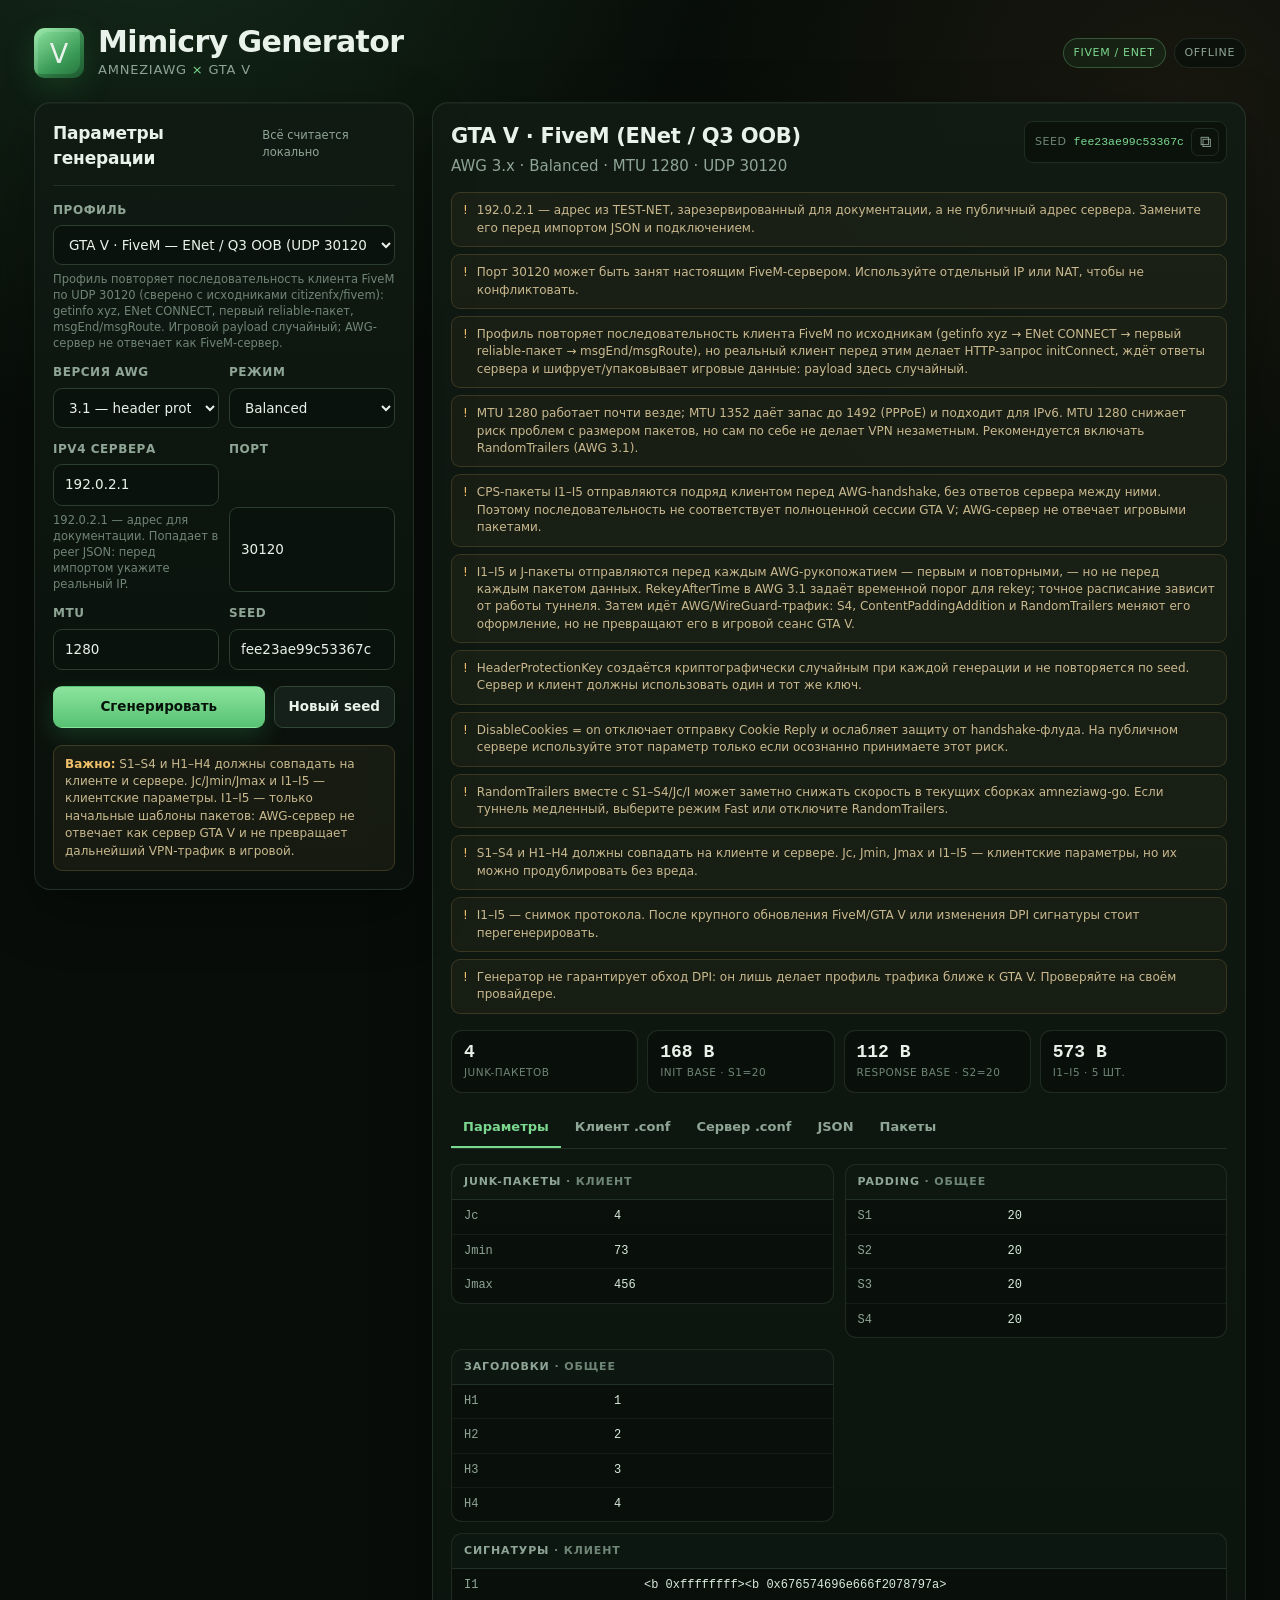
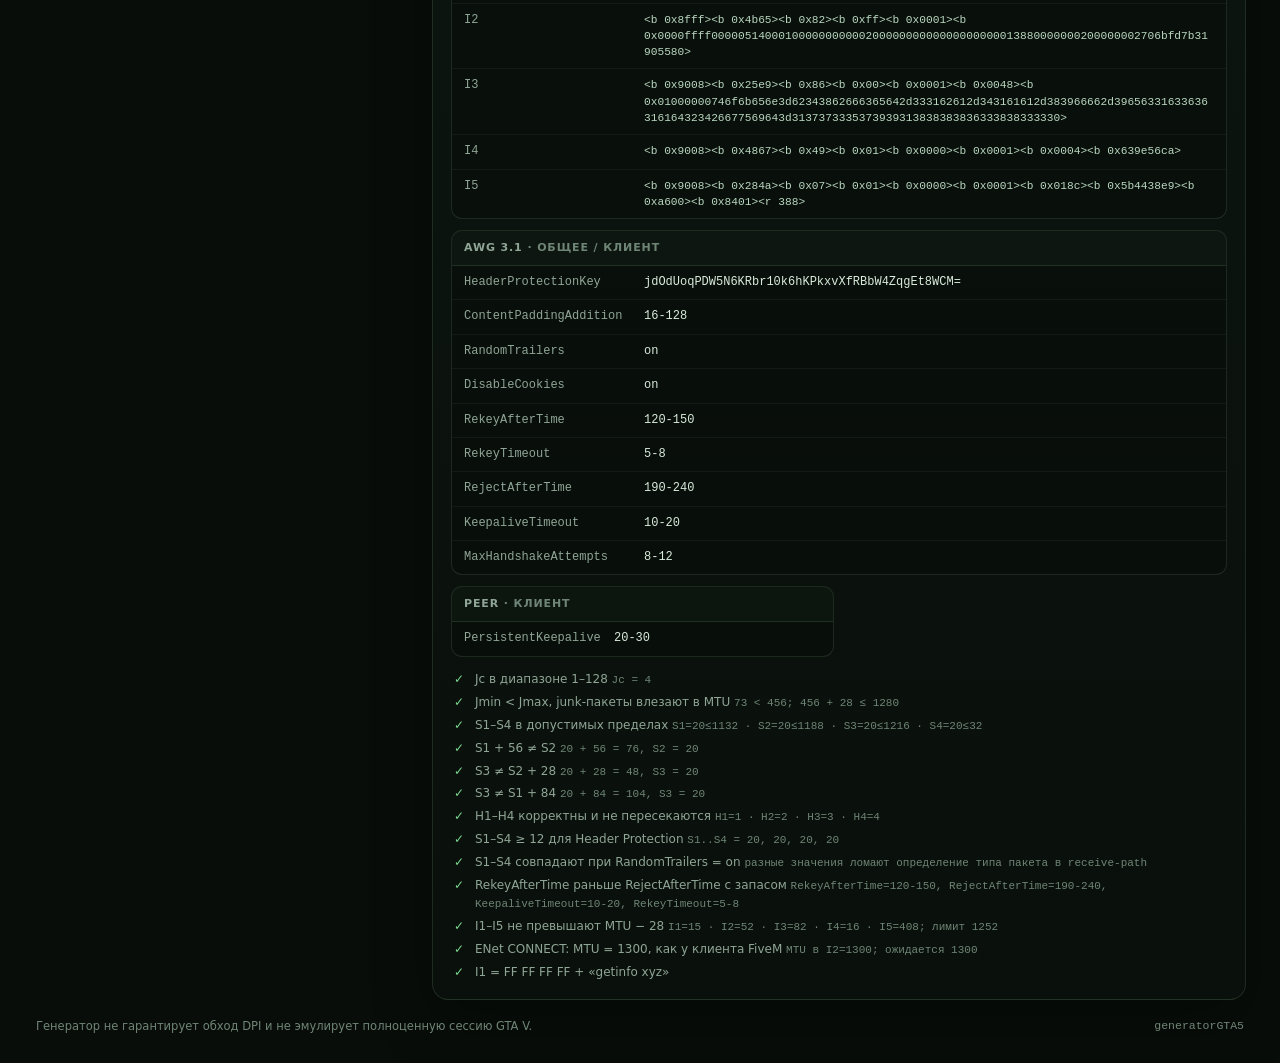
<file: generatorGTA5/index.html>
<!doctype html>
<html lang="ru">
<head>
  <meta charset="utf-8">
  <meta name="viewport" content="width=device-width, initial-scale=1">
  <title>Mimicry Generator — AmneziaWG × GTA V</title>
  <meta name="description" content="Локальный генератор параметров маскировки AmneziaWG под трафик GTA V: FiveM (ENet / Q3 OOB) и GTA Online.">
  <link rel="stylesheet" href="styles.css">
</head>
<body>
  <div class="page">
    <header class="topbar">
      <div class="brand">
        <div class="logo" aria-hidden="true">V</div>
        <div class="brand-text">
          <h1>Mimicry Generator</h1>
          <p>AmneziaWG <span>×</span> GTA V</p>
        </div>
      </div>
      <div class="top-badges">
        <span class="badge badge-green">FiveM / ENet</span>
        <span class="badge">offline</span>
      </div>
    </header>

    <main class="layout">
      <aside class="panel controls">
        <div class="panel-head">
          <h2>Параметры генерации</h2>
          <span class="muted small">Всё считается локально</span>
        </div>

        <div class="form">
          <label class="field">
            <span>Профиль</span>
            <select id="profile">
              <option value="fivem" selected>GTA V · FiveM — ENet / Q3 OOB (UDP 30120)</option>
              <option value="gtao">GTA Online — только размеры пакетов (UDP 6672), слабая имитация</option>
            </select>
            <small id="profileHint"></small>
          </label>

          <div class="grid2">
            <label class="field">
              <span>Версия AWG</span>
              <select id="version">
                <option value="3" selected>3.1 — header protection</option>
                <option value="2">2.0 — динамические H</option>
              </select>
            </label>
            <label class="field">
              <span>Режим</span>
              <select id="mode">
                <option value="balanced" selected>Balanced</option>
                <option value="stealth">Stealth</option>
                <option value="fast">Fast</option>
              </select>
            </label>
          </div>

          <div class="grid2">
            <label class="field">
              <span>IPv4 сервера</span>
              <input id="serverIp" value="192.0.2.1" spellcheck="false" autocomplete="off">
              <small>192.0.2.1 — адрес для документации. Попадает в peer JSON: перед импортом укажите реальный IP.</small>
            </label>
            <label class="field">
              <span>Порт</span>
              <input id="serverPort" type="number" min="1" max="65535" value="30120">
            </label>
          </div>

          <div class="grid2">
            <label class="field">
              <span>MTU</span>
              <input id="mtu" type="number" min="576" max="1500" value="1280">
            </label>
            <label class="field">
              <span>Seed</span>
              <input id="seed" placeholder="пусто — случайный" spellcheck="false" autocomplete="off">
            </label>
          </div>

          <div class="btns">
            <button id="generate" class="btn btn-primary" type="button">Сгенерировать</button>
            <button id="newSeed" class="btn" type="button">Новый seed</button>
          </div>

          <div class="note">
            <b>Важно:</b> S1–S4 и H1–H4 должны совпадать на клиенте и сервере.
            Jc/Jmin/Jmax и I1–I5 — клиентские параметры. I1–I5 —
            только начальные шаблоны пакетов: AWG-сервер не отвечает как
            сервер GTA V и не превращает дальнейший VPN-трафик в игровой.
          </div>
        </div>
      </aside>

      <section class="panel results" id="results" aria-live="polite">
        <div id="empty" class="empty">
          <div class="empty-icon">⛏</div>
          <h2>Готов к генерации</h2>
          <p>Выберите профиль и нажмите «Сгенерировать». Параметры появятся здесь вместе с готовыми конфигами.</p>
        </div>

        <div id="output" hidden>
          <div class="result-head">
            <div>
              <h2 id="outTitle">GTA V · FiveM (ENet / Q3 OOB)</h2>
              <p id="outSub" class="muted"></p>
            </div>
            <div class="seed-chip">
              <span>seed</span>
              <code id="seedOut"></code>
              <button class="iconbtn" id="copySeed" type="button" title="Скопировать seed">⧉</button>
            </div>
          </div>

          <div id="warnings" class="warnings"></div>

          <div id="stats" class="stats"></div>

          <div class="tabs" role="tablist" aria-label="Результат">
            <button class="tab active" data-tab="params" role="tab" aria-selected="true">Параметры</button>
            <button class="tab" data-tab="client" role="tab" aria-selected="false">Клиент .conf</button>
            <button class="tab" data-tab="server" role="tab" aria-selected="false">Сервер .conf</button>
            <button class="tab" data-tab="json" role="tab" aria-selected="false">JSON</button>
            <button class="tab" data-tab="packets" role="tab" aria-selected="false">Пакеты</button>
          </div>

          <div class="tabpane active" id="pane-params" role="tabpanel">
            <div id="params"></div>
            <div id="checks" class="checks"></div>
          </div>

          <div class="tabpane" id="pane-client" role="tabpanel">
            <div class="tabbar">
              <span class="muted small">awg-quick / AmneziaWG client</span>
              <div>
                <button class="btn btn-sm" data-copy="client" type="button">Копировать</button>
                <button class="btn btn-sm" data-download="client" type="button">Скачать</button>
              </div>
            </div>
            <pre id="clientPre"></pre>
          </div>

          <div class="tabpane" id="pane-server" role="tabpanel">
            <div class="tabbar">
              <span class="muted small">awg-quick / AmneziaWG server</span>
              <div>
                <button class="btn btn-sm" data-copy="server" type="button">Копировать</button>
                <button class="btn btn-sm" data-download="server" type="button">Скачать</button>
              </div>
            </div>
            <pre id="serverPre"></pre>
          </div>

          <div class="tabpane" id="pane-json" role="tabpanel">
            <div class="tabbar">
              <span class="muted small">JSON endpoint awg — для импорта в панель</span>
              <div>
                <button class="btn btn-sm" data-copy="json" type="button">Копировать</button>
                <button class="btn btn-sm" data-download="json" type="button">Скачать</button>
              </div>
            </div>
            <pre id="jsonPre"></pre>
            <p class="muted small" style="margin:9px 0 0">Шаблон для вставки в «Импорт» панели: замените &lt;PRIVATE_KEY&gt;, &lt;SERVER_PUBLIC_KEY&gt; и &lt;PRESHARED_KEY&gt;. Адрес пира берётся из поля «IPv4 сервера» — значение 192.0.2.1 зарезервировано для документации, укажите реальный IP. Порт берётся из поля «Порт». PersistentKeepalive панель подставит сама (25) — так шаблон совместим и со старыми сборками панели; при необходимости задайте значение в панели вручную (число или диапазон).</p>
          </div>

          <div class="tabpane" id="pane-packets" role="tabpanel">
            <div id="packets"></div>
          </div>

        </div>
      </section>
    </main>

    <footer class="footer">
      <span>Генератор не гарантирует обход DPI и не эмулирует полноценную сессию GTA V.</span>
      <span class="mono">generatorGTA5</span>
    </footer>
  </div>

  <div id="toast" class="toast" role="status" aria-live="polite" hidden></div>
  <script src="app.js"></script>
</body>
</html>
</file>
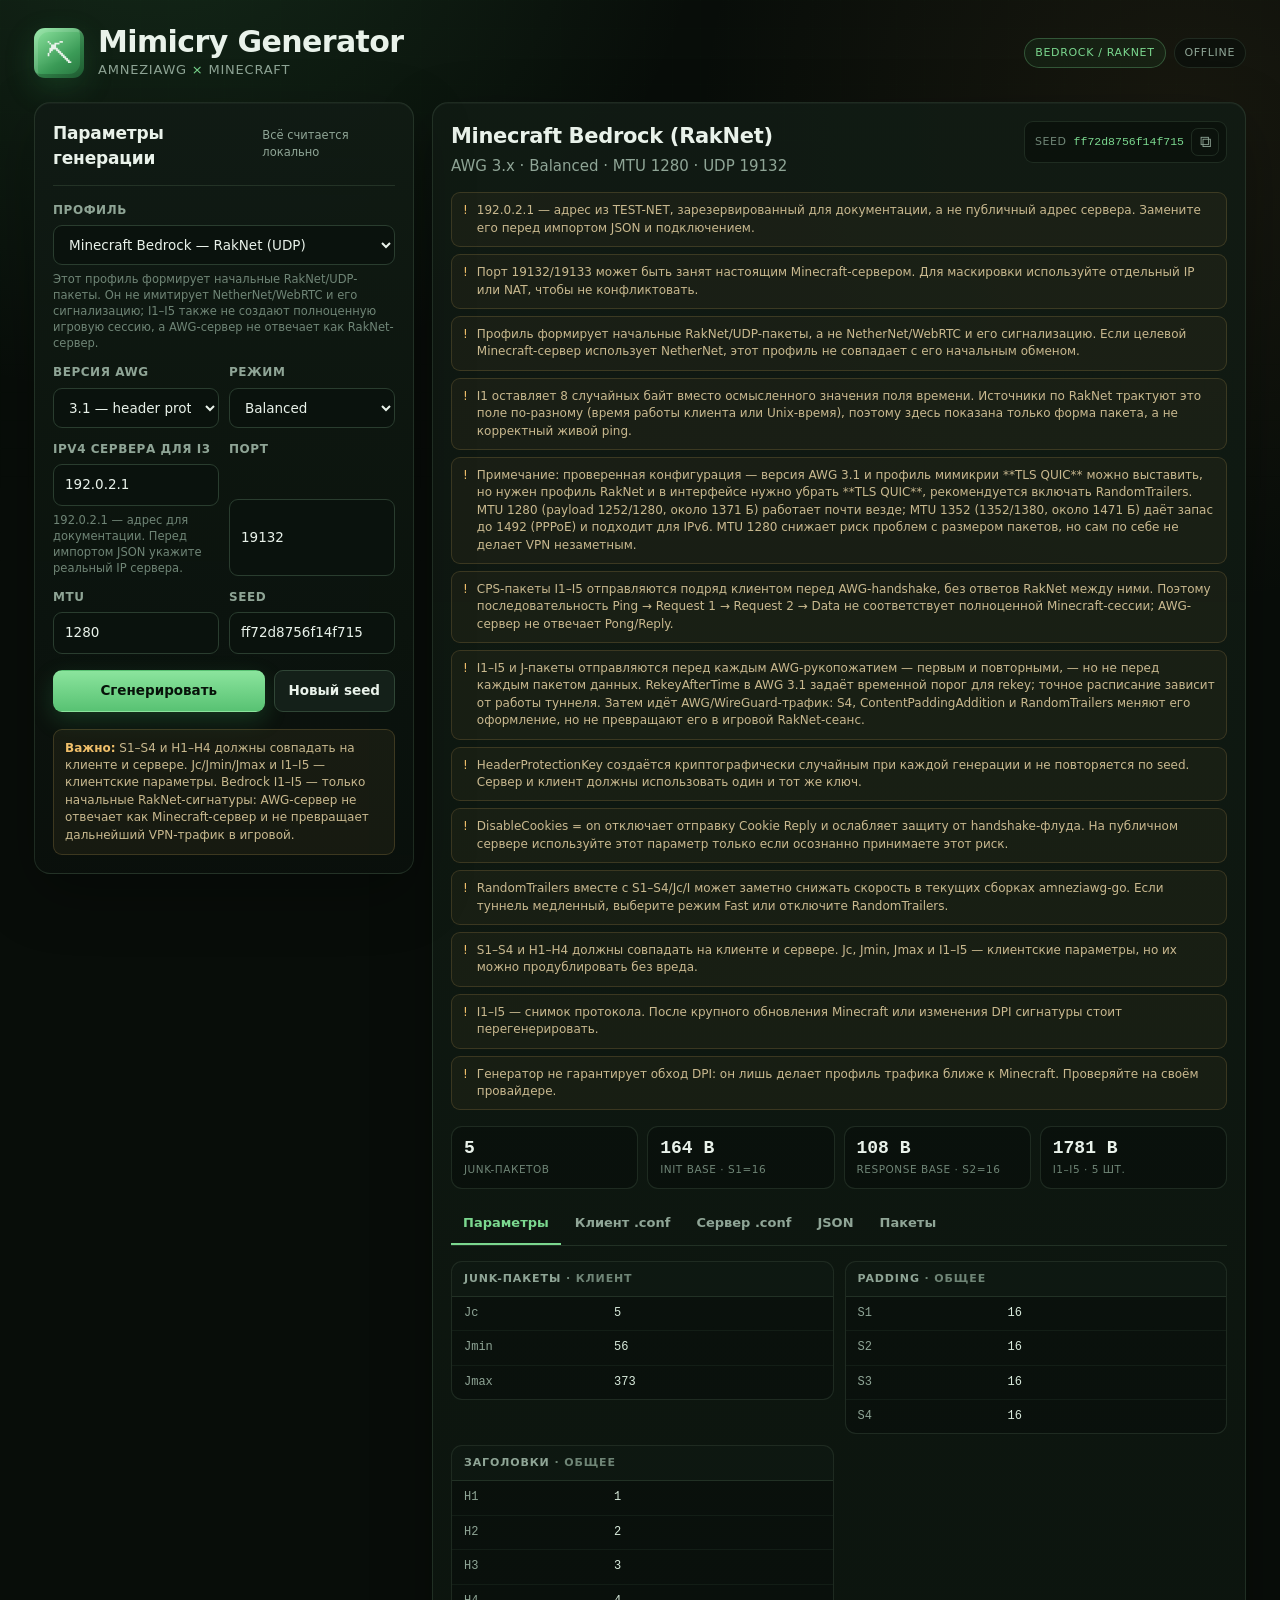
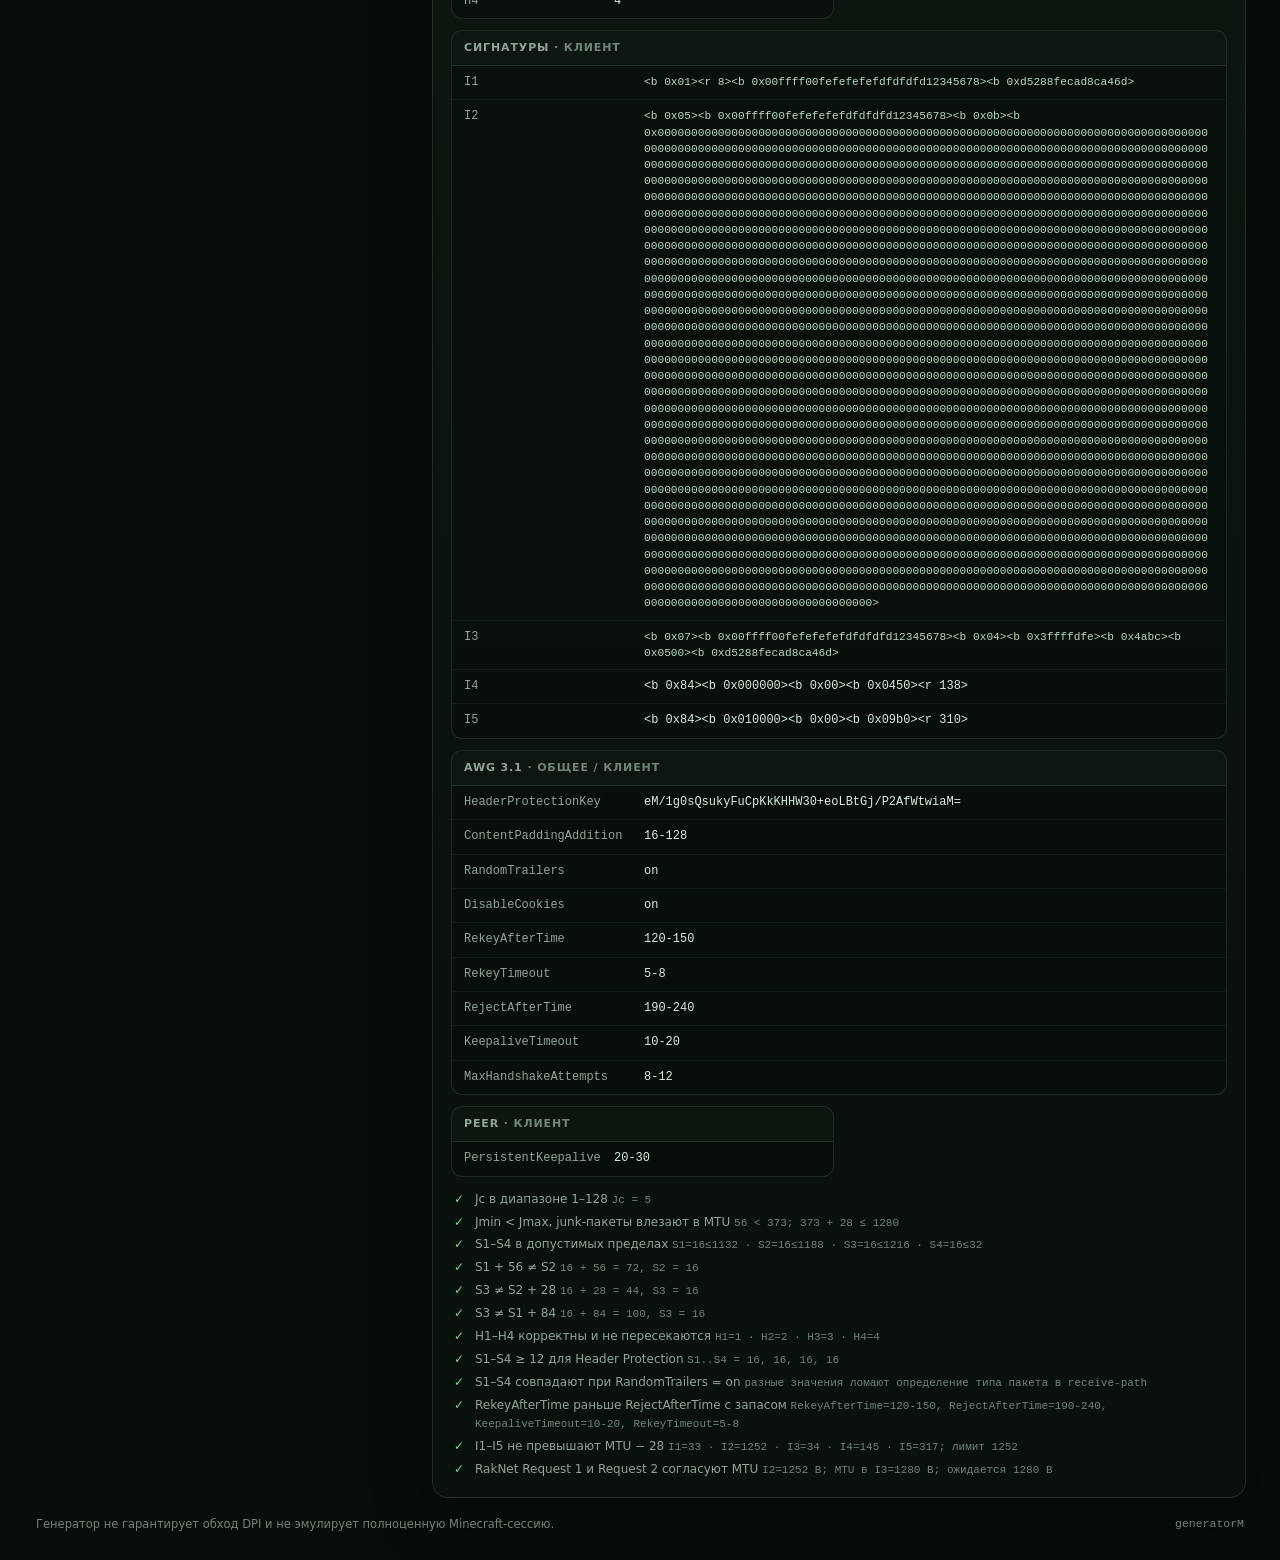
<file: generatorM/index.html>
<!doctype html>
<html lang="ru">
<head>
  <meta charset="utf-8">
  <meta name="viewport" content="width=device-width, initial-scale=1">
  <title>Mimicry Generator — AmneziaWG × Minecraft</title>
  <meta name="description" content="Локальный генератор параметров маскировки AmneziaWG под трафик Minecraft Bedrock (RakNet) и Minecraft Java.">
  <link rel="stylesheet" href="styles.css">
</head>
<body>
  <div class="page">
    <header class="topbar">
      <div class="brand">
        <div class="logo" aria-hidden="true">⛏</div>
        <div class="brand-text">
          <h1>Mimicry Generator</h1>
          <p>AmneziaWG <span>×</span> Minecraft</p>
        </div>
      </div>
      <div class="top-badges">
        <span class="badge badge-green">Bedrock / RakNet</span>
        <span class="badge">offline</span>
      </div>
    </header>

    <main class="layout">
      <aside class="panel controls">
        <div class="panel-head">
          <h2>Параметры генерации</h2>
          <span class="muted small">Всё считается локально</span>
        </div>

        <div class="form">
          <label class="field">
            <span>Профиль</span>
            <select id="profile">
              <option value="bedrock" selected>Minecraft Bedrock — RakNet (UDP)</option>
              <option value="java">Minecraft Java — поверхностно (TCP), экспериментально</option>
            </select>
            <small id="profileHint"></small>
          </label>

          <div class="grid2">
            <label class="field">
              <span>Версия AWG</span>
              <select id="version">
                <option value="3" selected>3.1 — header protection</option>
                <option value="2">2.0 — динамические H</option>
              </select>
            </label>
            <label class="field">
              <span>Режим</span>
              <select id="mode">
                <option value="balanced" selected>Balanced</option>
                <option value="stealth">Stealth</option>
                <option value="fast">Fast</option>
              </select>
            </label>
          </div>

          <div class="grid2">
            <label class="field">
              <span>IPv4 сервера для I3</span>
              <input id="serverIp" value="192.0.2.1" spellcheck="false" autocomplete="off">
              <small>192.0.2.1 — адрес для документации. Перед импортом JSON укажите реальный IP сервера.</small>
            </label>
            <label class="field">
              <span>Порт</span>
              <input id="serverPort" type="number" min="1" max="65535" value="19132">
            </label>
          </div>

          <div class="grid2">
            <label class="field">
              <span>MTU</span>
              <input id="mtu" type="number" min="576" max="1500" value="1280">
            </label>
            <label class="field">
              <span>Seed</span>
              <input id="seed" placeholder="пусто — случайный" spellcheck="false" autocomplete="off">
            </label>
          </div>

          <div class="btns">
            <button id="generate" class="btn btn-primary" type="button">Сгенерировать</button>
            <button id="newSeed" class="btn" type="button">Новый seed</button>
          </div>

          <div class="note">
            <b>Важно:</b> S1–S4 и H1–H4 должны совпадать на клиенте и сервере.
            Jc/Jmin/Jmax и I1–I5 — клиентские параметры. Bedrock I1–I5 —
            только начальные RakNet-сигнатуры: AWG-сервер не отвечает как
            Minecraft-сервер и не превращает дальнейший VPN-трафик в игровой.
          </div>
        </div>
      </aside>

      <section class="panel results" id="results" aria-live="polite">
        <div id="empty" class="empty">
          <div class="empty-icon">⛏</div>
          <h2>Готов к генерации</h2>
          <p>Выберите профиль и нажмите «Сгенерировать». Параметры появятся здесь вместе с готовыми конфигами.</p>
        </div>

        <div id="output" hidden>
          <div class="result-head">
            <div>
              <h2 id="outTitle">Minecraft Bedrock (RakNet)</h2>
              <p id="outSub" class="muted"></p>
            </div>
            <div class="seed-chip">
              <span>seed</span>
              <code id="seedOut"></code>
              <button class="iconbtn" id="copySeed" type="button" title="Скопировать seed">⧉</button>
            </div>
          </div>

          <div id="warnings" class="warnings"></div>

          <div id="stats" class="stats"></div>

          <div class="tabs" role="tablist" aria-label="Результат">
            <button class="tab active" data-tab="params" role="tab" aria-selected="true">Параметры</button>
            <button class="tab" data-tab="client" role="tab" aria-selected="false">Клиент .conf</button>
            <button class="tab" data-tab="server" role="tab" aria-selected="false">Сервер .conf</button>
            <button class="tab" data-tab="json" role="tab" aria-selected="false">JSON</button>
            <button class="tab" data-tab="packets" role="tab" aria-selected="false">Пакеты</button>
          </div>

          <div class="tabpane active" id="pane-params" role="tabpanel">
            <div id="params"></div>
            <div id="checks" class="checks"></div>
          </div>

          <div class="tabpane" id="pane-client" role="tabpanel">
            <div class="tabbar">
              <span class="muted small">awg-quick / AmneziaWG client</span>
              <div>
                <button class="btn btn-sm" data-copy="client" type="button">Копировать</button>
                <button class="btn btn-sm" data-download="client" type="button">Скачать</button>
              </div>
            </div>
            <pre id="clientPre"></pre>
          </div>

          <div class="tabpane" id="pane-server" role="tabpanel">
            <div class="tabbar">
              <span class="muted small">awg-quick / AmneziaWG server</span>
              <div>
                <button class="btn btn-sm" data-copy="server" type="button">Копировать</button>
                <button class="btn btn-sm" data-download="server" type="button">Скачать</button>
              </div>
            </div>
            <pre id="serverPre"></pre>
          </div>

          <div class="tabpane" id="pane-json" role="tabpanel">
            <div class="tabbar">
              <span class="muted small">JSON endpoint awg — для импорта в панель</span>
              <div>
                <button class="btn btn-sm" data-copy="json" type="button">Копировать</button>
                <button class="btn btn-sm" data-download="json" type="button">Скачать</button>
              </div>
            </div>
            <pre id="jsonPre"></pre>
            <p class="muted small" style="margin:9px 0 0">Шаблон для вставки в «Импорт» панели: замените &lt;PRIVATE_KEY&gt;, &lt;SERVER_PUBLIC_KEY&gt; и &lt;PRESHARED_KEY&gt;. Адрес пира берётся из поля «IPv4 сервера для I3» — значение 192.0.2.1 зарезервировано для документации, укажите реальный IP. Порт берётся из поля «Порт». PersistentKeepalive панель подставит сама (25) — так шаблон совместим и со старыми сборками панели; при необходимости задайте значение в панели вручную (число или диапазон).</p>
          </div>

          <div class="tabpane" id="pane-packets" role="tabpanel">
            <div id="packets"></div>
          </div>

        </div>
      </section>
    </main>

    <footer class="footer">
      <span>Генератор не гарантирует обход DPI и не эмулирует полноценную Minecraft-сессию.</span>
      <span class="mono">generatorM</span>
    </footer>
  </div>

  <div id="toast" class="toast" role="status" aria-live="polite" hidden></div>
  <script src="app.js"></script>
</body>
</html>
</file>
<file: generatorGTA5/styles.css>
:root {
  --bg: #080d09;
  --bg2: #0c130e;
  --panel: rgba(17, 27, 20, 0.94);
  --panel2: rgba(10, 17, 12, 0.86);
  --line: rgba(145, 196, 157, 0.15);
  --line-strong: rgba(123, 216, 143, 0.32);
  --ink: #e9f2ea;
  --muted: #8fa596;
  --muted2: #6f8576;
  --green: #7bd88f;
  --green2: #45b765;
  --green-dark: #123f22;
  --amber: #f0bf6a;
  --red: #f08a7d;
  --mono: "Cascadia Code", "JetBrains Mono", "SFMono-Regular", Consolas, "Liberation Mono", monospace;
  --sans: "Segoe UI", system-ui, -apple-system, BlinkMacSystemFont, "Helvetica Neue", Arial, sans-serif;
  --radius: 16px;
}

* {
  box-sizing: border-box;
}

[hidden] {
  display: none !important;
}

html {
  color-scheme: dark;
}

body {
  margin: 0;
  min-height: 100vh;
  color: var(--ink);
  background:
    radial-gradient(circle at 12% -5%, rgba(78, 179, 104, 0.18), transparent 35rem),
    radial-gradient(circle at 92% 4%, rgba(130, 94, 53, 0.13), transparent 30rem),
    var(--bg);
  font-family: var(--sans);
  font-size: 15px;
  line-height: 1.45;
}

body::before {
  content: "";
  position: fixed;
  inset: 0;
  z-index: -1;
  pointer-events: none;
  opacity: 0.35;
  background-image:
    linear-gradient(rgba(123, 216, 143, 0.035) 1px, transparent 1px),
    linear-gradient(90deg, rgba(123, 216, 143, 0.035) 1px, transparent 1px);
  background-size: 28px 28px;
  mask-image: linear-gradient(to bottom, black, transparent 75%);
}

.page {
  width: min(1480px, 100%);
  margin: 0 auto;
  padding: 26px clamp(14px, 3vw, 34px) 28px;
}

.topbar {
  display: flex;
  align-items: center;
  justify-content: space-between;
  gap: 18px;
  margin-bottom: 22px;
}

.brand {
  display: flex;
  align-items: center;
  gap: 14px;
  min-width: 0;
}

.logo {
  width: 50px;
  height: 50px;
  flex: 0 0 auto;
  display: grid;
  place-items: center;
  border-radius: 11px;
  font-size: 27px;
  line-height: 1;
  background: linear-gradient(145deg, #8fe6a1, #3b9b57 62%, #26723d);
  box-shadow:
    inset -4px -4px 0 rgba(0, 0, 0, 0.2),
    inset 4px 4px 0 rgba(255, 255, 255, 0.12),
    0 10px 30px rgba(50, 153, 80, 0.22);
}

.brand-text h1 {
  margin: 0;
  font-size: clamp(22px, 3vw, 30px);
  letter-spacing: -0.02em;
  line-height: 1.08;
}

.brand-text p {
  margin: 3px 0 0;
  color: var(--muted);
  font-size: 13px;
  letter-spacing: 0.06em;
  text-transform: uppercase;
}

.brand-text p span {
  color: var(--green);
}

.top-badges {
  display: flex;
  gap: 8px;
  flex-wrap: wrap;
  justify-content: flex-end;
}

.badge {
  display: inline-flex;
  align-items: center;
  gap: 6px;
  padding: 6px 10px;
  border: 1px solid var(--line);
  border-radius: 999px;
  color: var(--muted);
  background: rgba(10, 17, 12, 0.7);
  font-size: 11px;
  letter-spacing: 0.06em;
  text-transform: uppercase;
  white-space: nowrap;
}

.badge-green {
  border-color: rgba(123, 216, 143, 0.3);
  color: var(--green);
  background: rgba(45, 122, 66, 0.12);
}

.layout {
  display: grid;
  grid-template-columns: minmax(300px, 380px) minmax(0, 1fr);
  gap: 18px;
  align-items: start;
}

.panel {
  border: 1px solid var(--line);
  border-radius: var(--radius);
  background: linear-gradient(180deg, var(--panel), var(--panel2));
  box-shadow:
    0 20px 60px rgba(0, 0, 0, 0.28),
    inset 0 1px 0 rgba(255, 255, 255, 0.035);
}

.controls {
  padding: 18px;
  position: sticky;
  top: 18px;
}

.panel-head {
  display: flex;
  align-items: baseline;
  justify-content: space-between;
  gap: 12px;
  padding-bottom: 14px;
  border-bottom: 1px solid var(--line);
  margin-bottom: 16px;
}

.panel-head h2 {
  margin: 0;
  font-size: 17px;
  letter-spacing: -0.01em;
}

.form {
  display: grid;
  gap: 13px;
}

.field {
  display: grid;
  gap: 6px;
  min-width: 0;
}

.field > span {
  color: var(--muted);
  font-size: 12px;
  font-weight: 600;
  letter-spacing: 0.045em;
  text-transform: uppercase;
}

.field small {
  color: var(--muted2);
  font-size: 11.5px;
  line-height: 1.4;
}

.grid2 {
  display: grid;
  grid-template-columns: 1fr 1fr;
  gap: 10px;
}

input,
select {
  width: 100%;
  min-width: 0;
  padding: 10px 11px;
  border: 1px solid #2a3d2f;
  border-radius: 9px;
  color: var(--ink);
  background: #0a120d;
  font: inherit;
  font-size: 13.5px;
  outline: none;
  transition: border-color 0.15s, box-shadow 0.15s, background 0.15s;
}

input:hover,
select:hover {
  border-color: #3b5643;
}

input:focus,
select:focus {
  border-color: var(--green2);
  box-shadow: 0 0 0 3px rgba(69, 183, 101, 0.14);
  background: #0b150f;
}

input::placeholder {
  color: #596b5e;
}

.btns {
  display: flex;
  gap: 9px;
  margin-top: 3px;
}

.btn {
  appearance: none;
  border: 1px solid #304636;
  border-radius: 9px;
  padding: 10px 14px;
  color: var(--ink);
  background: #142019;
  font: inherit;
  font-size: 13.5px;
  font-weight: 600;
  cursor: pointer;
  transition: transform 0.08s, border-color 0.15s, background 0.15s, color 0.15s;
}

.btn:hover {
  border-color: #4f7458;
  background: #19281f;
}

.btn:active {
  transform: translateY(1px);
}

.btn-primary {
  flex: 1;
  border-color: transparent;
  color: #07130a;
  background: linear-gradient(180deg, #8be49d, #58c273);
  box-shadow: 0 8px 22px rgba(67, 179, 96, 0.22);
}

.btn-primary:hover {
  border-color: transparent;
  background: linear-gradient(180deg, #9cf0ad, #64ce7e);
}

.btn-sm {
  padding: 6px 10px;
  font-size: 12px;
  border-radius: 7px;
}

.iconbtn {
  display: grid;
  place-items: center;
  width: 28px;
  height: 28px;
  padding: 0;
  border: 1px solid var(--line);
  border-radius: 7px;
  background: transparent;
  color: var(--muted);
  cursor: pointer;
  font-size: 16px;
}

.iconbtn:hover {
  color: var(--green);
  border-color: var(--line-strong);
}

.note {
  margin-top: 4px;
  padding: 10px 11px;
  border: 1px solid rgba(240, 191, 106, 0.18);
  border-radius: 9px;
  background: rgba(240, 191, 106, 0.055);
  color: #c9b98f;
  font-size: 12px;
  line-height: 1.45;
}

.note b {
  color: var(--amber);
}

.results {
  min-height: 520px;
  padding: 18px;
}

.empty {
  min-height: 480px;
  display: grid;
  place-content: center;
  justify-items: center;
  text-align: center;
  padding: 40px;
}

.empty-icon {
  display: grid;
  place-items: center;
  width: 68px;
  height: 68px;
  margin-bottom: 14px;
  border: 1px dashed rgba(123, 216, 143, 0.28);
  border-radius: 18px;
  color: var(--green);
  font-size: 32px;
  background: rgba(123, 216, 143, 0.035);
}

.empty h2 {
  margin: 0 0 7px;
  font-size: 21px;
}

.empty p {
  max-width: 420px;
  margin: 0;
  color: var(--muted);
}

.result-head {
  display: flex;
  align-items: flex-start;
  justify-content: space-between;
  gap: 14px;
  margin-bottom: 15px;
}

.result-head h2 {
  margin: 0;
  font-size: 21px;
  letter-spacing: -0.015em;
}

.result-head p {
  margin: 4px 0 0;
}

.seed-chip {
  display: flex;
  align-items: center;
  gap: 7px;
  flex: 0 0 auto;
  padding: 6px 7px 6px 10px;
  border: 1px solid var(--line);
  border-radius: 9px;
  background: rgba(8, 13, 9, 0.55);
  color: var(--muted2);
  font-size: 11px;
  text-transform: uppercase;
  letter-spacing: 0.05em;
}

.seed-chip code {
  max-width: 150px;
  overflow: hidden;
  text-overflow: ellipsis;
  color: var(--green);
  font-family: var(--mono);
  font-size: 11.5px;
  letter-spacing: 0;
  text-transform: none;
}

.stats {
  display: grid;
  grid-template-columns: repeat(4, minmax(0, 1fr));
  gap: 9px;
  margin-bottom: 16px;
}

.stat {
  padding: 11px 12px;
  border: 1px solid var(--line);
  border-radius: 11px;
  background: rgba(8, 14, 10, 0.48);
}

.stat b {
  display: block;
  color: var(--ink);
  font-family: var(--mono);
  font-size: 18px;
  line-height: 1.2;
  overflow: hidden;
  text-overflow: ellipsis;
}

.stat span {
  display: block;
  margin-top: 2px;
  color: var(--muted2);
  font-size: 10.5px;
  letter-spacing: 0.05em;
  text-transform: uppercase;
}

.tabs {
  display: flex;
  gap: 2px;
  border-bottom: 1px solid var(--line);
  overflow-x: auto;
  scrollbar-width: none;
}

.tabs::-webkit-scrollbar {
  display: none;
}

.tab {
  appearance: none;
  flex: 0 0 auto;
  padding: 9px 12px 10px;
  border: 0;
  border-bottom: 2px solid transparent;
  color: var(--muted);
  background: transparent;
  font: inherit;
  font-size: 13px;
  font-weight: 600;
  cursor: pointer;
  white-space: nowrap;
}

.tab:hover {
  color: var(--ink);
}

.tab.active {
  color: var(--green);
  border-bottom-color: var(--green);
}

.tabpane {
  display: none;
  padding-top: 15px;
}

.tabpane.active {
  display: block;
}

.tabbar {
  display: flex;
  align-items: center;
  justify-content: space-between;
  gap: 12px;
  margin-bottom: 9px;
}

.tabbar > div {
  display: flex;
  gap: 7px;
}

pre {
  margin: 0;
  padding: 14px;
  max-height: 500px;
  overflow: auto;
  border: 1px solid var(--line);
  border-radius: 11px;
  background: #070c08;
  color: #cfe3d2;
  font-family: var(--mono);
  font-size: 12.2px;
  line-height: 1.55;
  white-space: pre-wrap;
  overflow-wrap: anywhere;
  tab-size: 2;
}

.params-grid {
  display: grid;
  grid-template-columns: repeat(auto-fit, minmax(300px, 1fr));
  gap: 11px;
  align-items: start;
}

.param-group {
  border: 1px solid var(--line);
  border-radius: 11px;
  background: rgba(8, 14, 10, 0.42);
  overflow: hidden;
}

.param-group.wide {
  grid-column: 1 / -1;
}

.param-group.wide .kv {
  grid-template-columns: 170px minmax(0, 1fr);
}

.param-group h3 {
  margin: 0;
  padding: 9px 12px;
  border-bottom: 1px solid var(--line);
  color: var(--muted);
  background: rgba(123, 216, 143, 0.035);
  font-size: 11px;
  letter-spacing: 0.08em;
  text-transform: uppercase;
}

.kv {
  display: grid;
  grid-template-columns: minmax(96px, 140px) minmax(0, 1fr);
  gap: 10px;
  padding: 8px 12px;
  border-bottom: 1px solid rgba(145, 196, 157, 0.07);
  font-size: 12.5px;
}

.kv:last-child {
  border-bottom: 0;
}

.kv > span {
  min-width: 0;
  color: var(--muted);
  font-family: var(--mono);
  font-size: 12px;
  overflow-wrap: anywhere;
}

.kv > code {
  color: #d9ebdc;
  font-family: var(--mono);
  font-size: 12px;
  overflow-wrap: anywhere;
}

.kv > code.long {
  color: #b9d7bf;
  font-size: 11.2px;
}

.checks {
  display: grid;
  gap: 5px;
  margin-top: 14px;
}

.check {
  display: flex;
  gap: 8px;
  align-items: flex-start;
  color: var(--muted);
  font-size: 12px;
}

.check .mark {
  flex: 0 0 auto;
  width: 16px;
  color: var(--green);
  font-weight: 700;
  text-align: center;
}

.check.bad .mark {
  color: var(--red);
}

.check.bad {
  color: var(--red);
}

.check .detail {
  color: var(--muted2);
  font-family: var(--mono);
  font-size: 11px;
}

.warnings {
  display: grid;
  gap: 7px;
  margin-bottom: 16px;
}

.warnings:empty {
  display: none;
}

.warning {
  display: flex;
  gap: 9px;
  padding: 9px 11px;
  border: 1px solid rgba(240, 191, 106, 0.16);
  border-radius: 9px;
  color: #c9b98f;
  background: rgba(240, 191, 106, 0.045);
  font-size: 12px;
  line-height: 1.45;
}

.warning .mark {
  flex: 0 0 auto;
  color: var(--amber);
}

.packet-list {
  display: grid;
  gap: 7px;
  margin-top: 4px;
}

.packet {
  display: grid;
  grid-template-columns: 44px minmax(0, 1fr) 74px;
  gap: 10px;
  align-items: center;
  padding: 9px 11px;
  border: 1px solid var(--line);
  border-radius: 9px;
  background: rgba(8, 14, 10, 0.42);
  font-size: 12px;
}

.packet .tag {
  color: var(--green);
  font-family: var(--mono);
  font-weight: 700;
}

.packet .desc {
  color: var(--muted);
}

.packet .size {
  color: var(--ink);
  font-family: var(--mono);
  text-align: right;
}

.packet code {
  display: block;
  margin-top: 3px;
  color: #a9c6af;
  font-family: var(--mono);
  font-size: 10.6px;
  overflow-wrap: anywhere;
}

.bars {
  display: grid;
  gap: 9px;
  margin-top: 13px;
  padding: 13px;
  border: 1px solid var(--line);
  border-radius: 11px;
  background: rgba(8, 14, 10, 0.42);
}

.bars h3 {
  margin: 0 0 2px;
  color: var(--muted);
  font-size: 11px;
  letter-spacing: 0.08em;
  text-transform: uppercase;
}

.bar-row {
  display: grid;
  grid-template-columns: 58px minmax(0, 1fr) 70px;
  gap: 9px;
  align-items: center;
  font-size: 11.5px;
}

.bar-row > span {
  color: var(--muted);
}

.bar-row > b {
  color: var(--ink);
  font-family: var(--mono);
  font-size: 11.5px;
  text-align: right;
  font-weight: 500;
}

.bar {
  height: 9px;
  border-radius: 999px;
  background: rgba(123, 216, 143, 0.08);
  overflow: hidden;
}

.bar i {
  display: block;
  height: 100%;
  min-width: 5px;
  border-radius: inherit;
  background: linear-gradient(90deg, #3c9a58, #7bd88f);
}

.bar.alt i {
  background: linear-gradient(90deg, #7b5a37, #c79a64);
}

.bar.dim i {
  background: linear-gradient(90deg, #314d39, #5c8065);
}

.footer {
  display: flex;
  justify-content: space-between;
  gap: 16px;
  padding: 18px 2px 0;
  color: var(--muted2);
  font-size: 11.5px;
}

.footer .mono {
  font-family: var(--mono);
}

.mono {
  font-family: var(--mono);
}

.muted {
  color: var(--muted);
}

.muted2 {
  color: var(--muted2);
}

.small {
  font-size: 11.5px;
}

.toast {
  position: fixed;
  right: 18px;
  bottom: 18px;
  z-index: 50;
  max-width: min(360px, calc(100vw - 36px));
  padding: 11px 14px;
  border: 1px solid var(--line-strong);
  border-radius: 10px;
  color: var(--ink);
  background: #16241b;
  box-shadow: 0 14px 40px rgba(0, 0, 0, 0.45);
  font-size: 13px;
  animation: toast-in 0.16s ease-out;
}

.toast.err {
  border-color: rgba(240, 138, 125, 0.4);
  color: #ffd7d1;
  background: #2a1715;
}

@keyframes toast-in {
  from {
    opacity: 0;
    transform: translateY(6px);
  }
  to {
    opacity: 1;
    transform: translateY(0);
  }
}

@media (max-width: 980px) {
  .layout {
    grid-template-columns: 1fr;
  }

  .controls {
    position: static;
  }

  .stats {
    grid-template-columns: repeat(2, minmax(0, 1fr));
  }
}

@media (max-width: 560px) {
  .page {
    padding-inline: 10px;
  }

  .topbar {
    align-items: flex-start;
  }

  .top-badges .badge:last-child {
    display: none;
  }

  .result-head {
    display: grid;
  }

  .seed-chip {
    justify-self: start;
  }

  .grid2 {
    grid-template-columns: 1fr;
  }

  .results,
  .controls {
    padding: 14px;
  }

  .stats {
    grid-template-columns: 1fr 1fr;
  }

  .packet {
    grid-template-columns: 38px minmax(0, 1fr) 60px;
  }

  .footer {
    display: grid;
  }
}
</file>
<file: generatorM/styles.css>
:root {
  --bg: #080d09;
  --bg2: #0c130e;
  --panel: rgba(17, 27, 20, 0.94);
  --panel2: rgba(10, 17, 12, 0.86);
  --line: rgba(145, 196, 157, 0.15);
  --line-strong: rgba(123, 216, 143, 0.32);
  --ink: #e9f2ea;
  --muted: #8fa596;
  --muted2: #6f8576;
  --green: #7bd88f;
  --green2: #45b765;
  --green-dark: #123f22;
  --amber: #f0bf6a;
  --red: #f08a7d;
  --mono: "Cascadia Code", "JetBrains Mono", "SFMono-Regular", Consolas, "Liberation Mono", monospace;
  --sans: "Segoe UI", system-ui, -apple-system, BlinkMacSystemFont, "Helvetica Neue", Arial, sans-serif;
  --radius: 16px;
}

* {
  box-sizing: border-box;
}

[hidden] {
  display: none !important;
}

html {
  color-scheme: dark;
}

body {
  margin: 0;
  min-height: 100vh;
  color: var(--ink);
  background:
    radial-gradient(circle at 12% -5%, rgba(78, 179, 104, 0.18), transparent 35rem),
    radial-gradient(circle at 92% 4%, rgba(130, 94, 53, 0.13), transparent 30rem),
    var(--bg);
  font-family: var(--sans);
  font-size: 15px;
  line-height: 1.45;
}

body::before {
  content: "";
  position: fixed;
  inset: 0;
  z-index: -1;
  pointer-events: none;
  opacity: 0.35;
  background-image:
    linear-gradient(rgba(123, 216, 143, 0.035) 1px, transparent 1px),
    linear-gradient(90deg, rgba(123, 216, 143, 0.035) 1px, transparent 1px);
  background-size: 28px 28px;
  mask-image: linear-gradient(to bottom, black, transparent 75%);
}

.page {
  width: min(1480px, 100%);
  margin: 0 auto;
  padding: 26px clamp(14px, 3vw, 34px) 28px;
}

.topbar {
  display: flex;
  align-items: center;
  justify-content: space-between;
  gap: 18px;
  margin-bottom: 22px;
}

.brand {
  display: flex;
  align-items: center;
  gap: 14px;
  min-width: 0;
}

.logo {
  width: 50px;
  height: 50px;
  flex: 0 0 auto;
  display: grid;
  place-items: center;
  border-radius: 11px;
  font-size: 27px;
  line-height: 1;
  background: linear-gradient(145deg, #8fe6a1, #3b9b57 62%, #26723d);
  box-shadow:
    inset -4px -4px 0 rgba(0, 0, 0, 0.2),
    inset 4px 4px 0 rgba(255, 255, 255, 0.12),
    0 10px 30px rgba(50, 153, 80, 0.22);
}

.brand-text h1 {
  margin: 0;
  font-size: clamp(22px, 3vw, 30px);
  letter-spacing: -0.02em;
  line-height: 1.08;
}

.brand-text p {
  margin: 3px 0 0;
  color: var(--muted);
  font-size: 13px;
  letter-spacing: 0.06em;
  text-transform: uppercase;
}

.brand-text p span {
  color: var(--green);
}

.top-badges {
  display: flex;
  gap: 8px;
  flex-wrap: wrap;
  justify-content: flex-end;
}

.badge {
  display: inline-flex;
  align-items: center;
  gap: 6px;
  padding: 6px 10px;
  border: 1px solid var(--line);
  border-radius: 999px;
  color: var(--muted);
  background: rgba(10, 17, 12, 0.7);
  font-size: 11px;
  letter-spacing: 0.06em;
  text-transform: uppercase;
  white-space: nowrap;
}

.badge-green {
  border-color: rgba(123, 216, 143, 0.3);
  color: var(--green);
  background: rgba(45, 122, 66, 0.12);
}

.layout {
  display: grid;
  grid-template-columns: minmax(300px, 380px) minmax(0, 1fr);
  gap: 18px;
  align-items: start;
}

.panel {
  border: 1px solid var(--line);
  border-radius: var(--radius);
  background: linear-gradient(180deg, var(--panel), var(--panel2));
  box-shadow:
    0 20px 60px rgba(0, 0, 0, 0.28),
    inset 0 1px 0 rgba(255, 255, 255, 0.035);
}

.controls {
  padding: 18px;
  position: sticky;
  top: 18px;
}

.panel-head {
  display: flex;
  align-items: baseline;
  justify-content: space-between;
  gap: 12px;
  padding-bottom: 14px;
  border-bottom: 1px solid var(--line);
  margin-bottom: 16px;
}

.panel-head h2 {
  margin: 0;
  font-size: 17px;
  letter-spacing: -0.01em;
}

.form {
  display: grid;
  gap: 13px;
}

.field {
  display: grid;
  gap: 6px;
  min-width: 0;
}

.field > span {
  color: var(--muted);
  font-size: 12px;
  font-weight: 600;
  letter-spacing: 0.045em;
  text-transform: uppercase;
}

.field small {
  color: var(--muted2);
  font-size: 11.5px;
  line-height: 1.4;
}

.grid2 {
  display: grid;
  grid-template-columns: 1fr 1fr;
  gap: 10px;
}

input,
select {
  width: 100%;
  min-width: 0;
  padding: 10px 11px;
  border: 1px solid #2a3d2f;
  border-radius: 9px;
  color: var(--ink);
  background: #0a120d;
  font: inherit;
  font-size: 13.5px;
  outline: none;
  transition: border-color 0.15s, box-shadow 0.15s, background 0.15s;
}

input:hover,
select:hover {
  border-color: #3b5643;
}

input:focus,
select:focus {
  border-color: var(--green2);
  box-shadow: 0 0 0 3px rgba(69, 183, 101, 0.14);
  background: #0b150f;
}

input::placeholder {
  color: #596b5e;
}

.btns {
  display: flex;
  gap: 9px;
  margin-top: 3px;
}

.btn {
  appearance: none;
  border: 1px solid #304636;
  border-radius: 9px;
  padding: 10px 14px;
  color: var(--ink);
  background: #142019;
  font: inherit;
  font-size: 13.5px;
  font-weight: 600;
  cursor: pointer;
  transition: transform 0.08s, border-color 0.15s, background 0.15s, color 0.15s;
}

.btn:hover {
  border-color: #4f7458;
  background: #19281f;
}

.btn:active {
  transform: translateY(1px);
}

.btn-primary {
  flex: 1;
  border-color: transparent;
  color: #07130a;
  background: linear-gradient(180deg, #8be49d, #58c273);
  box-shadow: 0 8px 22px rgba(67, 179, 96, 0.22);
}

.btn-primary:hover {
  border-color: transparent;
  background: linear-gradient(180deg, #9cf0ad, #64ce7e);
}

.btn-sm {
  padding: 6px 10px;
  font-size: 12px;
  border-radius: 7px;
}

.iconbtn {
  display: grid;
  place-items: center;
  width: 28px;
  height: 28px;
  padding: 0;
  border: 1px solid var(--line);
  border-radius: 7px;
  background: transparent;
  color: var(--muted);
  cursor: pointer;
  font-size: 16px;
}

.iconbtn:hover {
  color: var(--green);
  border-color: var(--line-strong);
}

.note {
  margin-top: 4px;
  padding: 10px 11px;
  border: 1px solid rgba(240, 191, 106, 0.18);
  border-radius: 9px;
  background: rgba(240, 191, 106, 0.055);
  color: #c9b98f;
  font-size: 12px;
  line-height: 1.45;
}

.note b {
  color: var(--amber);
}

.results {
  min-height: 520px;
  padding: 18px;
}

.empty {
  min-height: 480px;
  display: grid;
  place-content: center;
  justify-items: center;
  text-align: center;
  padding: 40px;
}

.empty-icon {
  display: grid;
  place-items: center;
  width: 68px;
  height: 68px;
  margin-bottom: 14px;
  border: 1px dashed rgba(123, 216, 143, 0.28);
  border-radius: 18px;
  color: var(--green);
  font-size: 32px;
  background: rgba(123, 216, 143, 0.035);
}

.empty h2 {
  margin: 0 0 7px;
  font-size: 21px;
}

.empty p {
  max-width: 420px;
  margin: 0;
  color: var(--muted);
}

.result-head {
  display: flex;
  align-items: flex-start;
  justify-content: space-between;
  gap: 14px;
  margin-bottom: 15px;
}

.result-head h2 {
  margin: 0;
  font-size: 21px;
  letter-spacing: -0.015em;
}

.result-head p {
  margin: 4px 0 0;
}

.seed-chip {
  display: flex;
  align-items: center;
  gap: 7px;
  flex: 0 0 auto;
  padding: 6px 7px 6px 10px;
  border: 1px solid var(--line);
  border-radius: 9px;
  background: rgba(8, 13, 9, 0.55);
  color: var(--muted2);
  font-size: 11px;
  text-transform: uppercase;
  letter-spacing: 0.05em;
}

.seed-chip code {
  max-width: 150px;
  overflow: hidden;
  text-overflow: ellipsis;
  color: var(--green);
  font-family: var(--mono);
  font-size: 11.5px;
  letter-spacing: 0;
  text-transform: none;
}

.stats {
  display: grid;
  grid-template-columns: repeat(4, minmax(0, 1fr));
  gap: 9px;
  margin-bottom: 16px;
}

.stat {
  padding: 11px 12px;
  border: 1px solid var(--line);
  border-radius: 11px;
  background: rgba(8, 14, 10, 0.48);
}

.stat b {
  display: block;
  color: var(--ink);
  font-family: var(--mono);
  font-size: 18px;
  line-height: 1.2;
  overflow: hidden;
  text-overflow: ellipsis;
}

.stat span {
  display: block;
  margin-top: 2px;
  color: var(--muted2);
  font-size: 10.5px;
  letter-spacing: 0.05em;
  text-transform: uppercase;
}

.tabs {
  display: flex;
  gap: 2px;
  border-bottom: 1px solid var(--line);
  overflow-x: auto;
  scrollbar-width: none;
}

.tabs::-webkit-scrollbar {
  display: none;
}

.tab {
  appearance: none;
  flex: 0 0 auto;
  padding: 9px 12px 10px;
  border: 0;
  border-bottom: 2px solid transparent;
  color: var(--muted);
  background: transparent;
  font: inherit;
  font-size: 13px;
  font-weight: 600;
  cursor: pointer;
  white-space: nowrap;
}

.tab:hover {
  color: var(--ink);
}

.tab.active {
  color: var(--green);
  border-bottom-color: var(--green);
}

.tabpane {
  display: none;
  padding-top: 15px;
}

.tabpane.active {
  display: block;
}

.tabbar {
  display: flex;
  align-items: center;
  justify-content: space-between;
  gap: 12px;
  margin-bottom: 9px;
}

.tabbar > div {
  display: flex;
  gap: 7px;
}

pre {
  margin: 0;
  padding: 14px;
  max-height: 500px;
  overflow: auto;
  border: 1px solid var(--line);
  border-radius: 11px;
  background: #070c08;
  color: #cfe3d2;
  font-family: var(--mono);
  font-size: 12.2px;
  line-height: 1.55;
  white-space: pre-wrap;
  overflow-wrap: anywhere;
  tab-size: 2;
}

.params-grid {
  display: grid;
  grid-template-columns: repeat(auto-fit, minmax(300px, 1fr));
  gap: 11px;
  align-items: start;
}

.param-group {
  border: 1px solid var(--line);
  border-radius: 11px;
  background: rgba(8, 14, 10, 0.42);
  overflow: hidden;
}

.param-group.wide {
  grid-column: 1 / -1;
}

.param-group.wide .kv {
  grid-template-columns: 170px minmax(0, 1fr);
}

.param-group h3 {
  margin: 0;
  padding: 9px 12px;
  border-bottom: 1px solid var(--line);
  color: var(--muted);
  background: rgba(123, 216, 143, 0.035);
  font-size: 11px;
  letter-spacing: 0.08em;
  text-transform: uppercase;
}

.kv {
  display: grid;
  grid-template-columns: minmax(96px, 140px) minmax(0, 1fr);
  gap: 10px;
  padding: 8px 12px;
  border-bottom: 1px solid rgba(145, 196, 157, 0.07);
  font-size: 12.5px;
}

.kv:last-child {
  border-bottom: 0;
}

.kv > span {
  min-width: 0;
  color: var(--muted);
  font-family: var(--mono);
  font-size: 12px;
  overflow-wrap: anywhere;
}

.kv > code {
  color: #d9ebdc;
  font-family: var(--mono);
  font-size: 12px;
  overflow-wrap: anywhere;
}

.kv > code.long {
  color: #b9d7bf;
  font-size: 11.2px;
}

.checks {
  display: grid;
  gap: 5px;
  margin-top: 14px;
}

.check {
  display: flex;
  gap: 8px;
  align-items: flex-start;
  color: var(--muted);
  font-size: 12px;
}

.check .mark {
  flex: 0 0 auto;
  width: 16px;
  color: var(--green);
  font-weight: 700;
  text-align: center;
}

.check.bad .mark {
  color: var(--red);
}

.check.bad {
  color: var(--red);
}

.check .detail {
  color: var(--muted2);
  font-family: var(--mono);
  font-size: 11px;
}

.warnings {
  display: grid;
  gap: 7px;
  margin-bottom: 16px;
}

.warnings:empty {
  display: none;
}

.warning {
  display: flex;
  gap: 9px;
  padding: 9px 11px;
  border: 1px solid rgba(240, 191, 106, 0.16);
  border-radius: 9px;
  color: #c9b98f;
  background: rgba(240, 191, 106, 0.045);
  font-size: 12px;
  line-height: 1.45;
}

.warning .mark {
  flex: 0 0 auto;
  color: var(--amber);
}

.packet-list {
  display: grid;
  gap: 7px;
  margin-top: 4px;
}

.packet {
  display: grid;
  grid-template-columns: 44px minmax(0, 1fr) 74px;
  gap: 10px;
  align-items: center;
  padding: 9px 11px;
  border: 1px solid var(--line);
  border-radius: 9px;
  background: rgba(8, 14, 10, 0.42);
  font-size: 12px;
}

.packet .tag {
  color: var(--green);
  font-family: var(--mono);
  font-weight: 700;
}

.packet .desc {
  color: var(--muted);
}

.packet .size {
  color: var(--ink);
  font-family: var(--mono);
  text-align: right;
}

.packet code {
  display: block;
  margin-top: 3px;
  color: #a9c6af;
  font-family: var(--mono);
  font-size: 10.6px;
  overflow-wrap: anywhere;
}

.bars {
  display: grid;
  gap: 9px;
  margin-top: 13px;
  padding: 13px;
  border: 1px solid var(--line);
  border-radius: 11px;
  background: rgba(8, 14, 10, 0.42);
}

.bars h3 {
  margin: 0 0 2px;
  color: var(--muted);
  font-size: 11px;
  letter-spacing: 0.08em;
  text-transform: uppercase;
}

.bar-row {
  display: grid;
  grid-template-columns: 58px minmax(0, 1fr) 70px;
  gap: 9px;
  align-items: center;
  font-size: 11.5px;
}

.bar-row > span {
  color: var(--muted);
}

.bar-row > b {
  color: var(--ink);
  font-family: var(--mono);
  font-size: 11.5px;
  text-align: right;
  font-weight: 500;
}

.bar {
  height: 9px;
  border-radius: 999px;
  background: rgba(123, 216, 143, 0.08);
  overflow: hidden;
}

.bar i {
  display: block;
  height: 100%;
  min-width: 5px;
  border-radius: inherit;
  background: linear-gradient(90deg, #3c9a58, #7bd88f);
}

.bar.alt i {
  background: linear-gradient(90deg, #7b5a37, #c79a64);
}

.bar.dim i {
  background: linear-gradient(90deg, #314d39, #5c8065);
}

.footer {
  display: flex;
  justify-content: space-between;
  gap: 16px;
  padding: 18px 2px 0;
  color: var(--muted2);
  font-size: 11.5px;
}

.footer .mono {
  font-family: var(--mono);
}

.mono {
  font-family: var(--mono);
}

.muted {
  color: var(--muted);
}

.muted2 {
  color: var(--muted2);
}

.small {
  font-size: 11.5px;
}

.toast {
  position: fixed;
  right: 18px;
  bottom: 18px;
  z-index: 50;
  max-width: min(360px, calc(100vw - 36px));
  padding: 11px 14px;
  border: 1px solid var(--line-strong);
  border-radius: 10px;
  color: var(--ink);
  background: #16241b;
  box-shadow: 0 14px 40px rgba(0, 0, 0, 0.45);
  font-size: 13px;
  animation: toast-in 0.16s ease-out;
}

.toast.err {
  border-color: rgba(240, 138, 125, 0.4);
  color: #ffd7d1;
  background: #2a1715;
}

@keyframes toast-in {
  from {
    opacity: 0;
    transform: translateY(6px);
  }
  to {
    opacity: 1;
    transform: translateY(0);
  }
}

@media (max-width: 980px) {
  .layout {
    grid-template-columns: 1fr;
  }

  .controls {
    position: static;
  }

  .stats {
    grid-template-columns: repeat(2, minmax(0, 1fr));
  }
}

@media (max-width: 560px) {
  .page {
    padding-inline: 10px;
  }

  .topbar {
    align-items: flex-start;
  }

  .top-badges .badge:last-child {
    display: none;
  }

  .result-head {
    display: grid;
  }

  .seed-chip {
    justify-self: start;
  }

  .grid2 {
    grid-template-columns: 1fr;
  }

  .results,
  .controls {
    padding: 14px;
  }

  .stats {
    grid-template-columns: 1fr 1fr;
  }

  .packet {
    grid-template-columns: 38px minmax(0, 1fr) 60px;
  }

  .footer {
    display: grid;
  }
}
</file>
